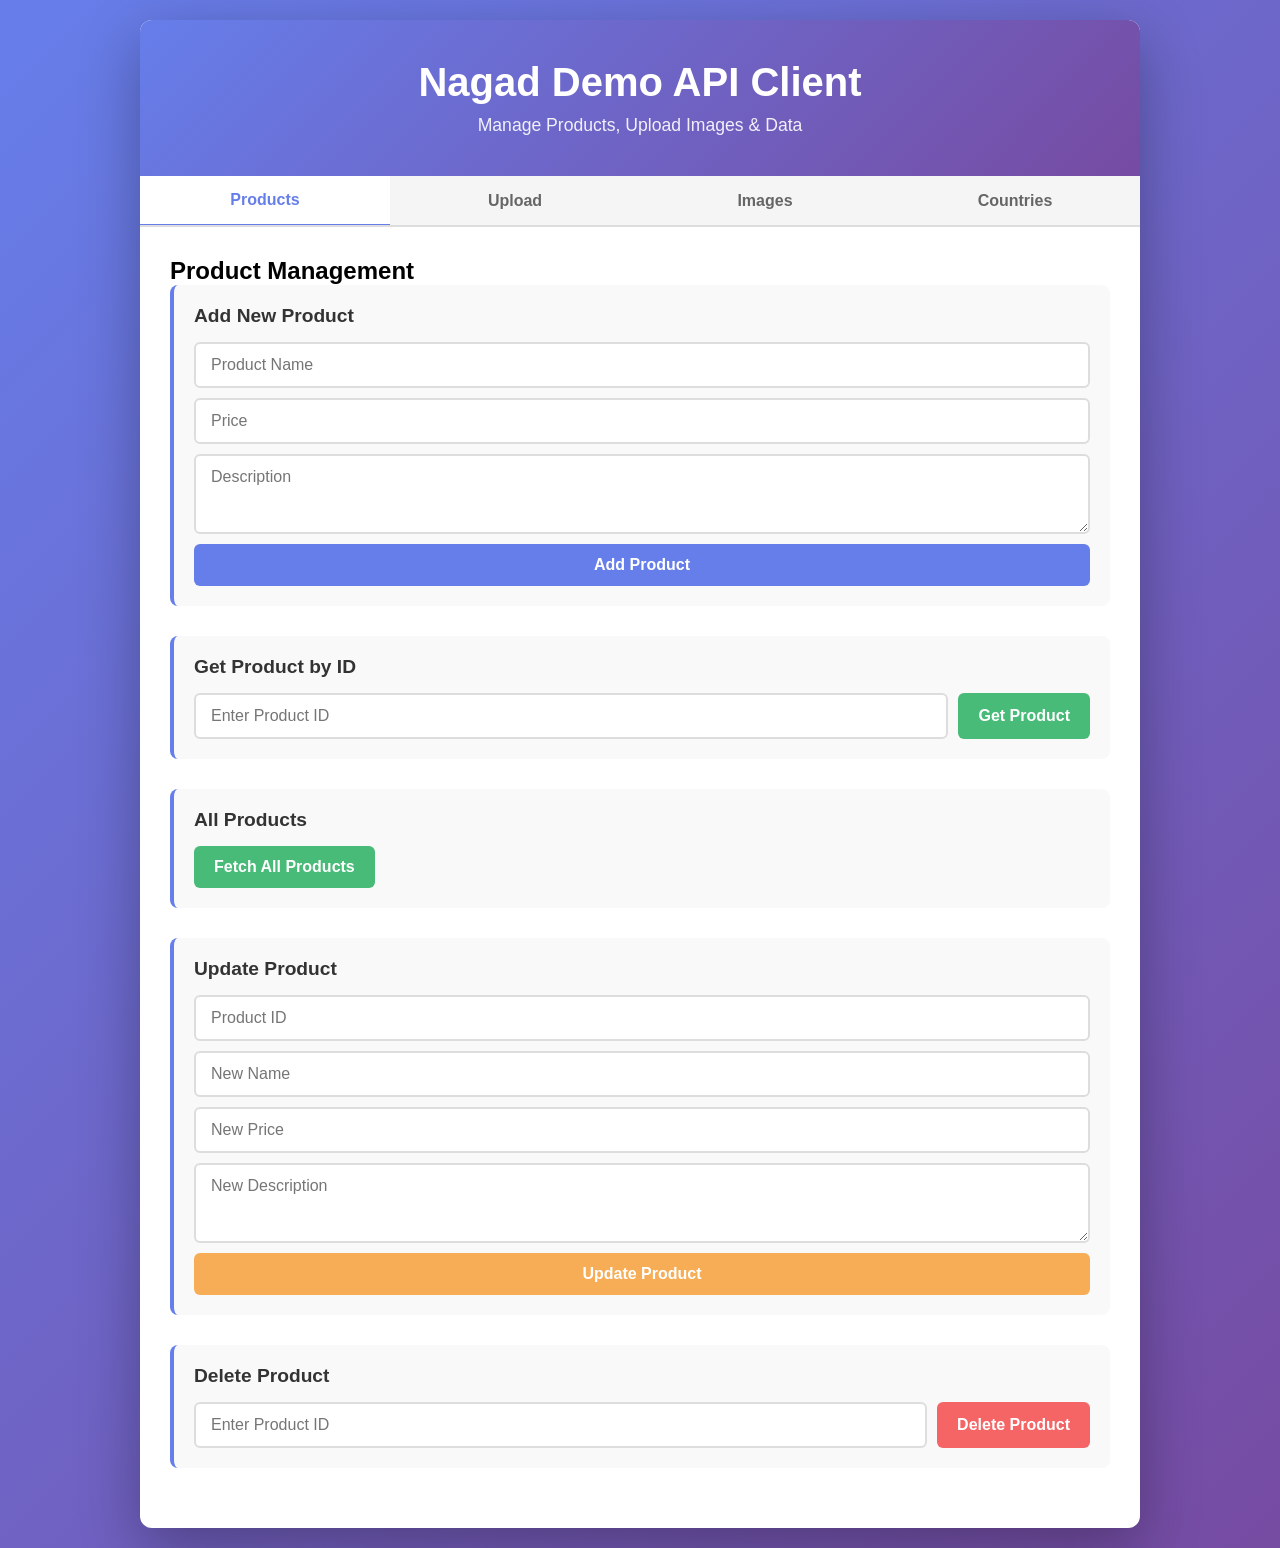
<file: frontend/index.html>
<!DOCTYPE html>
<html lang="en">
<head>
    <meta charset="UTF-8">
    <meta name="viewport" content="width=device-width, initial-scale=1.0">
    <title>Nagad Demo - Frontend</title>
    <link rel="stylesheet" href="styles.css">
</head>
<body>
    <div class="container">
        <header>
            <h1>Nagad Demo API Client</h1>
            <p>Manage Products, Upload Images & Data</p>
        </header>

        <nav class="tabs">
            <button class="tab-btn active" data-tab="products">Products</button>
            <button class="tab-btn" data-tab="upload">Upload</button>
            <button class="tab-btn" data-tab="images">Images</button>
            <button class="tab-btn" data-tab="countries">Countries</button>
        </nav>

        <!-- Products Tab -->
        <section id="products" class="tab-content active">
            <div class="section-container">
                <h2>Product Management</h2>
                
                <div class="form-group">
                    <h3>Add New Product</h3>
                    <form id="addProductForm">
                        <input type="text" id="productName" placeholder="Product Name" required>
                        <input type="number" id="productPrice" placeholder="Price" step="0.01" required>
                        <textarea id="productDescription" placeholder="Description"></textarea>
                        <button type="submit" class="btn btn-primary">Add Product</button>
                    </form>
                    <div id="addProductStatus" class="status"></div>
                </div>

                <div class="form-group">
                    <h3>Get Product by ID</h3>
                    <div class="input-group">
                        <input type="number" id="getProductId" placeholder="Enter Product ID" min="1">
                        <button class="btn btn-secondary" onclick="getProductById()">Get Product</button>
                    </div>
                    <div id="getProductResult" class="result"></div>
                </div>

                <div class="form-group">
                    <h3>All Products</h3>
                    <button class="btn btn-secondary" onclick="getAllProducts()">Fetch All Products</button>
                    <div id="allProductsResult" class="result"></div>
                </div>

                <div class="form-group">
                    <h3>Update Product</h3>
                    <form id="updateProductForm">
                        <input type="number" id="updateProductId" placeholder="Product ID" min="1" required>
                        <input type="text" id="updateProductName" placeholder="New Name" required>
                        <input type="number" id="updateProductPrice" placeholder="New Price" step="0.01" required>
                        <textarea id="updateProductDescription" placeholder="New Description"></textarea>
                        <button type="submit" class="btn btn-warning">Update Product</button>
                    </form>
                    <div id="updateProductStatus" class="status"></div>
                </div>

                <div class="form-group">
                    <h3>Delete Product</h3>
                    <div class="input-group">
                        <input type="number" id="deleteProductId" placeholder="Enter Product ID" min="1">
                        <button class="btn btn-danger" onclick="deleteProduct()">Delete Product</button>
                    </div>
                    <div id="deleteProductStatus" class="status"></div>
                </div>
            </div>
        </section>

        <!-- Upload Tab -->
        <section id="upload" class="tab-content">
            <div class="section-container">
                <h2>Data Upload</h2>
                
                <div class="form-group">
                    <h3>CSV Upload</h3>
                    <p class="info">Expected format: id, name, price, description</p>
                    <input type="file" id="csvFile" accept=".csv" class="file-input">
                    <button class="btn btn-primary" onclick="uploadCSV()">Upload CSV</button>
                    <div id="csvStatus" class="status"></div>
                </div>

                <div class="csv-preview">
                    <h4>CSV Format Example:</h4>
                    <pre>id,name,price,description
1,Apple,5.99,Fresh red apples
2,Banana,2.99,Yellow bananas
3,Orange,3.99,Fresh oranges</pre>
                </div>
            </div>
        </section>

        <!-- Images Tab -->
        <section id="images" class="tab-content">
            <div class="section-container">
                <h2>Image Management</h2>
                
                <div class="form-group">
                    <h3>Upload Image</h3>
                    <input type="file" id="imageFile" accept="image/*" class="file-input">
                    <button class="btn btn-primary" onclick="uploadImage()">Upload Image</button>
                    <div id="uploadImageStatus" class="status"></div>
                </div>

                <div class="form-group">
                    <h3>Get Image</h3>
                    <div class="input-group">
                        <input type="number" id="getImageId" placeholder="Enter Image ID" min="1">
                        <button class="btn btn-secondary" onclick="getImage()">Get Image</button>
                    </div>
                    <div id="getImageResult" class="result"></div>
                </div>
            </div>
        </section>

        <!-- Countries Tab -->
        <section id="countries" class="tab-content">
            <div class="section-container">
                <h2>Country Management</h2>
                
                <div class="form-group">
                    <h3>Add Country</h3>
                    <form id="addCountryForm">
                        <input type="text" id="countryName" placeholder="Country Name" required>
                        <input type="text" id="countryCode" placeholder="Country Code (e.g., US)" maxlength="2" required>
                        <button type="submit" class="btn btn-primary">Add Country</button>
                    </form>
                    <div id="addCountryStatus" class="status"></div>
                </div>
            </div>
        </section>
    </div>

    <script src="script.js"></script>
</body>
</html>
</file>
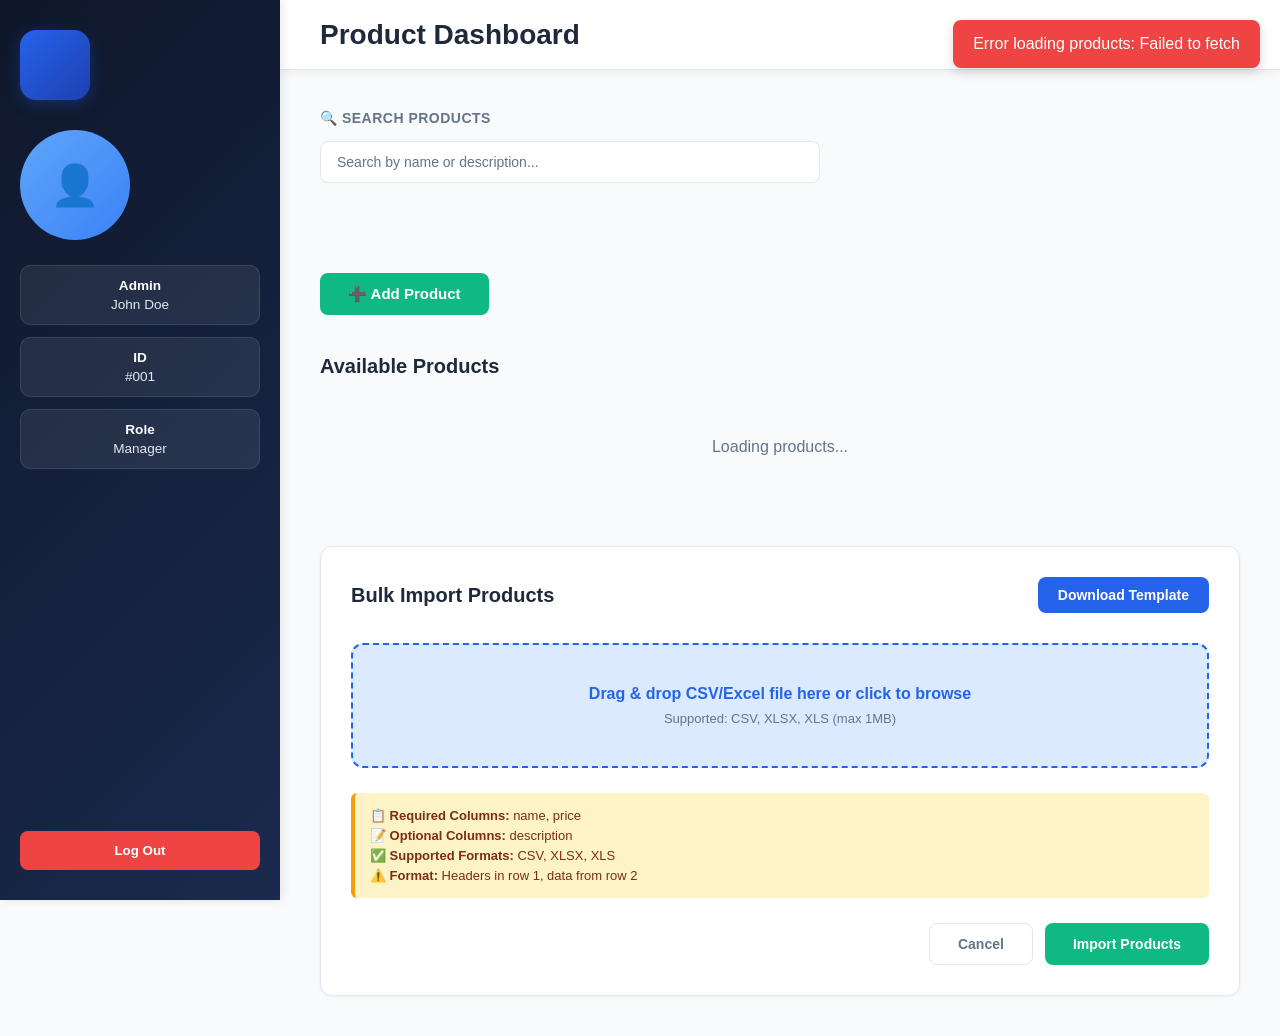
<file: frontend/beta.html>
<!DOCTYPE html>
<html lang="en">
<head>
    <meta charset="UTF-8">
    <meta name="viewport" content="width=device-width, initial-scale=1.0">
    <title>Product Dashboard</title>
    <style>
        /* --- MODERN CSS STYLES --- */
        :root {
            --primary: #2563eb;
            --primary-dark: #1e40af;
            --primary-light: #dbeafe;
            --secondary: #64748b;
            --success: #10b981;
            --danger: #ef4444;
            --warning: #f59e0b;
            --bg-dark: #0f172a;
            --bg-light: #f8fafc;
            --border: #e2e8f0;
            --text-dark: #1e293b;
            --text-light: #64748b;
        }

        * {
            box-sizing: border-box;
            margin: 0;
            padding: 0;
        }

        body {
            font-family: -apple-system, BlinkMacSystemFont, 'Segoe UI', 'Roboto', 'Oxygen', 'Ubuntu', 'Cantarell', sans-serif;
            background-color: var(--bg-light);
            color: var(--text-dark);
            display: flex;
            min-height: 100vh;
        }

        /* Sidebar Styling */
        .sidebar {
            width: 280px;
            background: linear-gradient(135deg, var(--bg-dark) 0%, #1a2a4e 100%);
            display: flex;
            flex-direction: column;
            padding: 30px 20px;
            position: fixed;
            height: 100vh;
            overflow-y: auto;
            z-index: 1000;
            box-shadow: 2px 0 10px rgba(0, 0, 0, 0.1);
        }

        .logo-area {
            width: 70px;
            height: 70px;
            background: linear-gradient(135deg, var(--primary) 0%, var(--primary-dark) 100%);
            border-radius: 16px;
            display: flex;
            align-items: center;
            justify-content: center;
            margin-bottom: 30px;
            font-weight: bold;
            color: white;
            font-size: 24px;
            box-shadow: 0 4px 15px rgba(37, 99, 235, 0.3);
        }

        .profile-img {
            width: 110px;
            height: 110px;
            background: linear-gradient(135deg, #60a5fa 0%, #3b82f6 100%);
            border-radius: 50%;
            margin-bottom: 25px;
            display: flex;
            align-items: center;
            justify-content: center;
            font-size: 40px;
            color: white;
        }

        .user-info {
            width: 100%;
            display: flex;
            flex-direction: column;
            gap: 12px;
            margin-bottom: auto;
        }

        .info-box {
            background-color: rgba(255, 255, 255, 0.08);
            padding: 12px;
            text-align: center;
            border-radius: 10px;
            color: #e2e8f0;
            font-size: 0.85rem;
            border: 1px solid rgba(255, 255, 255, 0.1);
        }

        .info-box strong {
            display: block;
            color: white;
            margin-bottom: 4px;
        }

        .btn-logout {
            width: 100%;
            padding: 12px;
            background-color: var(--danger);
            color: white;
            border: none;
            border-radius: 8px;
            font-weight: 600;
            cursor: pointer;
            transition: all 0.3s ease;
            margin-top: 20px;
        }

        .btn-logout:hover {
            background-color: #dc2626;
            transform: translateY(-2px);
            box-shadow: 0 4px 12px rgba(239, 68, 68, 0.3);
        }

        /* Main Content Styling */
        .main-content {
            flex: 1;
            margin-left: 280px;
            display: flex;
            flex-direction: column;
        }

        header {
            height: 70px;
            background: white;
            display: flex;
            align-items: center;
            padding: 0 40px;
            box-shadow: 0 2px 8px rgba(0, 0, 0, 0.06);
            border-bottom: 1px solid var(--border);
        }

        header h1 {
            font-size: 28px;
            color: var(--text-dark);
            font-weight: 700;
        }

        .dashboard-body {
            padding: 40px;
            overflow-y: auto;
            flex: 1;
        }

        /* Section Styling */
        .section {
            margin-bottom: 50px;
        }

        .section-label {
            font-size: 14px;
            font-weight: 600;
            color: var(--text-light);
            text-transform: uppercase;
            letter-spacing: 0.5px;
            margin-bottom: 15px;
            display: block;
        }

        .section-title {
            font-size: 20px;
            font-weight: 700;
            color: var(--text-dark);
            margin-bottom: 20px;
        }

        /* Search Section */
        .search-input {
            width: 100%;
            max-width: 500px;
            padding: 12px 16px;
            border: 1px solid var(--border);
            border-radius: 8px;
            font-size: 14px;
            background-color: white;
            transition: border-color 0.3s;
            margin-bottom: 40px;
        }

        .search-input:focus {
            outline: none;
            border-color: var(--primary);
            box-shadow: 0 0 0 3px var(--primary-light);
        }

        .search-input::placeholder {
            color: var(--text-light);
        }

        /* Add Product Button */
        .add-product-btn-container {
            margin-bottom: 40px;
        }

        .btn-add-product-main {
            padding: 12px 28px;
            background-color: var(--success);
            color: white;
            border: none;
            border-radius: 8px;
            font-weight: 600;
            font-size: 15px;
            cursor: pointer;
            transition: all 0.3s;
        }

        .btn-add-product-main:hover {
            background-color: #059669;
            transform: translateY(-2px);
            box-shadow: 0 4px 12px rgba(16, 185, 129, 0.3);
        }

        /* Modal Styling */
        .modal {
            display: none;
            position: fixed;
            z-index: 2000;
            left: 0;
            top: 0;
            width: 100%;
            height: 100%;
            background-color: rgba(0, 0, 0, 0.5);
            animation: fadeIn 0.3s ease-out;
        }

        .modal.show {
            display: flex;
            align-items: center;
            justify-content: center;
        }

        .modal-content {
            background-color: white;
            border-radius: 12px;
            padding: 40px;
            box-shadow: 0 10px 40px rgba(0, 0, 0, 0.2);
            max-width: 500px;
            width: 90%;
            animation: slideUp 0.3s ease-out;
        }

        .modal-header {
            display: flex;
            justify-content: space-between;
            align-items: center;
            margin-bottom: 25px;
        }

        .modal-header h2 {
            font-size: 22px;
            font-weight: 700;
            color: var(--text-dark);
            margin: 0;
        }

        .modal-close {
            background: none;
            border: none;
            font-size: 28px;
            color: var(--text-light);
            cursor: pointer;
            transition: color 0.3s;
            padding: 0;
            width: 32px;
            height: 32px;
            display: flex;
            align-items: center;
            justify-content: center;
        }

        .modal-close:hover {
            color: var(--text-dark);
        }

        .form-group {
            display: flex;
            flex-direction: column;
            margin-bottom: 20px;
        }

        .form-group:last-child {
            margin-bottom: 0;
        }

        .form-group label {
            font-size: 13px;
            font-weight: 600;
            color: var(--text-light);
            margin-bottom: 8px;
            text-transform: uppercase;
            letter-spacing: 0.3px;
        }

        .form-group input {
            padding: 12px 14px;
            border: 1px solid var(--border);
            border-radius: 8px;
            font-size: 14px;
            background-color: white;
            transition: border-color 0.3s;
            font-family: inherit;
        }

        .form-group input:focus {
            outline: none;
            border-color: var(--primary);
            box-shadow: 0 0 0 3px var(--primary-light);
        }

        .form-group input::placeholder {
            color: var(--text-light);
        }

        .modal-buttons {
            display: flex;
            gap: 12px;
            margin-top: 30px;
        }

        .btn-modal-cancel {
            flex: 1;
            padding: 12px;
            background-color: white;
            color: var(--secondary);
            border: 1px solid var(--border);
            border-radius: 8px;
            font-weight: 600;
            cursor: pointer;
            transition: all 0.3s;
        }

        .btn-modal-cancel:hover {
            background-color: var(--bg-light);
        }

        .btn-modal-submit {
            flex: 1;
            padding: 12px;
            background-color: var(--success);
            color: white;
            border: none;
            border-radius: 8px;
            font-weight: 600;
            cursor: pointer;
            transition: all 0.3s;
        }

        .btn-modal-submit:hover {
            background-color: #059669;
            transform: translateY(-2px);
            box-shadow: 0 4px 12px rgba(16, 185, 129, 0.3);
        }

        @keyframes fadeIn {
            from {
                opacity: 0;
            }
            to {
                opacity: 1;
            }
        }

        @keyframes slideUp {
            from {
                transform: translateY(30px);
                opacity: 0;
            }
            to {
                transform: translateY(0);
                opacity: 1;
            }
        }

        @media (max-width: 768px) {
            .modal-content {
                padding: 30px 20px;
                max-width: 95%;
            }

            .modal-header h2 {
                font-size: 20px;
            }
        }

        /* Product Grid */
        .product-grid {
            display: grid;
            grid-template-columns: repeat(auto-fill, minmax(200px, 1fr));
            gap: 20px;
            margin-bottom: 40px;
        }

        .product-card {
            background: white;
            border: 1px solid var(--border);
            border-radius: 12px;
            padding: 20px;
            display: flex;
            flex-direction: column;
            cursor: pointer;
            transition: all 0.3s ease;
            position: relative;
            overflow: hidden;
        }

        .product-card:hover {
            box-shadow: 0 8px 24px rgba(0, 0, 0, 0.1);
            border-color: var(--primary);
            transform: translateY(-4px);
        }

        .product-card h3 {
            font-size: 15px;
            font-weight: 600;
            color: var(--text-dark);
            margin-bottom: 8px;
            line-height: 1.3;
        }

        .product-price {
            font-size: 16px;
            font-weight: 700;
            color: var(--success);
            margin-bottom: 15px;
        }

        .card-actions {
            display: flex;
            gap: 8px;
            margin-top: auto;
        }

        .btn-sm {
            flex: 1;
            padding: 8px 12px;
            font-size: 12px;
            border: none;
            border-radius: 6px;
            cursor: pointer;
            font-weight: 600;
            transition: all 0.2s;
            text-align: center;
        }

        .btn-edit {
            background-color: var(--primary-light);
            color: var(--primary);
        }

        .btn-edit:hover {
            background-color: var(--primary);
            color: white;
        }

        .btn-delete {
            background-color: #fee2e2;
            color: var(--danger);
        }

        .btn-delete:hover {
            background-color: var(--danger);
            color: white;
        }

        /* Batch Update Section */
        .batch-update-section {
            background: white;
            border: 1px solid var(--border);
            border-radius: 12px;
            padding: 30px;
            box-shadow: 0 1px 3px rgba(0, 0, 0, 0.05);
        }

        .batch-header {
            display: flex;
            justify-content: space-between;
            align-items: center;
            margin-bottom: 30px;
            flex-wrap: wrap;
            gap: 15px;
        }

        .btn-download {
            padding: 10px 20px;
            border: none;
            background-color: var(--primary);
            color: white;
            border-radius: 8px;
            cursor: pointer;
            font-weight: 600;
            font-size: 14px;
            transition: all 0.3s;
        }

        .btn-download:hover {
            background-color: var(--primary-dark);
            transform: translateY(-2px);
            box-shadow: 0 4px 12px rgba(37, 99, 235, 0.3);
        }

        .btn-download[style*="color: #888"] {
            background-color: #f3f4f6;
            color: var(--secondary);
        }

        .btn-download[style*="color: #888"]:hover {
            background-color: #e5e7eb;
        }

        .upload-area {
            border: 2px dashed var(--primary);
            border-radius: 12px;
            padding: 40px;
            text-align: center;
            background-color: var(--primary-light);
            cursor: pointer;
            margin-bottom: 25px;
            transition: all 0.3s;
        }

        .upload-area:hover {
            border-color: var(--primary-dark);
            background-color: rgba(37, 99, 235, 0.08);
        }

        .upload-area p {
            font-size: 16px;
            font-weight: 600;
            color: var(--primary);
            margin: 0;
        }

        .upload-area small {
            display: block;
            font-size: 13px;
            color: var(--text-light);
            margin-top: 8px;
        }

        .instructions {
            background-color: #fef3c7;
            border-left: 4px solid var(--warning);
            padding: 15px;
            border-radius: 6px;
            margin-bottom: 25px;
        }

        .instructions p {
            font-size: 13px;
            color: #7c2d12;
            margin: 5px 0;
        }

        .instructions p:first-child {
            margin-top: 0;
        }

        .instructions p:last-child {
            margin-bottom: 0;
        }

        .action-buttons {
            display: flex;
            justify-content: flex-end;
            gap: 12px;
        }

        .btn-lg {
            padding: 12px 28px;
            font-size: 14px;
            border: none;
            border-radius: 8px;
            cursor: pointer;
            font-weight: 600;
            transition: all 0.3s;
        }

        .btn-cancel {
            background-color: white;
            color: var(--secondary);
            border: 1px solid var(--border);
        }

        .btn-cancel:hover {
            background-color: var(--bg-light);
        }

        .btn-update {
            background-color: var(--success);
            color: white;
        }

        .btn-update:hover {
            background-color: #059669;
            transform: translateY(-2px);
            box-shadow: 0 4px 12px rgba(16, 185, 129, 0.3);
        }

        /* Responsive Design */
        @media (max-width: 1024px) {
            .sidebar {
                width: 240px;
            }

            .main-content {
                margin-left: 240px;
            }

            .product-grid {
                grid-template-columns: repeat(auto-fill, minmax(170px, 1fr));
                gap: 15px;
            }

            .dashboard-body {
                padding: 30px;
            }
        }

        @media (max-width: 768px) {
            body {
                flex-direction: column;
            }

            .sidebar {
                width: 100%;
                max-width: 100%;
                height: auto;
                position: relative;
                padding: 20px;
                flex-direction: row;
                align-items: center;
                border-bottom: 1px solid var(--border);
            }

            .logo-area {
                margin-bottom: 0;
                margin-right: 20px;
            }

            .profile-img {
                display: none;
            }

            .user-info {
                display: none;
            }

            .btn-logout {
                width: auto;
                margin-top: 0;
                margin-left: auto;
                padding: 10px 20px;
            }

            .main-content {
                margin-left: 0;
            }

            header {
                padding: 0 20px;
            }

            .dashboard-body {
                padding: 20px;
            }

            .product-grid {
                grid-template-columns: repeat(auto-fill, minmax(150px, 1fr));
                gap: 12px;
            }

            .batch-update-section {
                padding: 20px;
            }

            .action-buttons {
                flex-direction: column;
            }

            .btn-lg {
                width: 100%;
            }

            .batch-header {
                flex-direction: column;
                align-items: stretch;
            }

            .btn-download {
                width: 100%;
            }
        }

        @media (max-width: 480px) {
            .sidebar {
                padding: 15px;
            }

            .logo-area {
                width: 50px;
                height: 50px;
                font-size: 18px;
                margin-right: 15px;
            }

            header h1 {
                font-size: 20px;
            }

            .dashboard-body {
                padding: 15px;
            }

            .product-grid {
                grid-template-columns: repeat(auto-fill, minmax(120px, 1fr));
                gap: 10px;
            }

            .product-card {
                padding: 15px;
            }

            .upload-area {
                padding: 30px 20px;
            }

            .section-title {
                font-size: 18px;
            }

            .search-input {
                margin-bottom: 25px;
            }
        }



        /* Responsive Design */
        @media (max-width: 1024px) {
            body {
                flex-direction: row;
            }

            .sidebar {
                width: 200px;
                max-width: 200px;
            }

            .main-content {
                margin-left: 200px;
                width: calc(100% - 200px);
            }

            .product-card {
                width: 130px;
                height: 130px;
            }

            .dashboard-body {
                padding: 20px;
            }
        }

        @media (max-width: 768px) {
            body {
                flex-direction: column;
            }

            .sidebar {
                width: 100%;
                max-width: 100%;
                height: auto;
                position: relative;
                border-right: none;
                border-bottom: 2px solid #000;
                flex-direction: row;
                justify-content: space-between;
                padding: 15px;
                align-items: center;
                flex-wrap: wrap;
            }

            .logo-area {
                order: 1;
                margin-bottom: 0;
                margin-right: 20px;
            }

            .profile-img {
                display: none;
            }

            .user-info {
                order: 2;
                display: none;
                flex-direction: row;
                gap: 10px;
                margin-bottom: 0;
                width: auto;
            }

            .info-box {
                padding: 5px 10px;
                font-size: 0.85rem;
            }

            .btn-logout {
                order: 3;
                width: auto;
                padding: 10px 20px;
                margin-left: auto;
            }

            .main-content {
                margin-left: 0;
                width: 100%;
            }

            header {
                font-size: 1.2rem;
            }

            .dashboard-body {
                padding: 15px;
            }

            .product-grid {
                gap: 15px;
            }

            .product-card {
                width: 120px;
                height: 120px;
                font-size: 0.9rem;
            }

            .card-actions {
                bottom: -12px;
            }

            .btn-sm {
                padding: 2px 6px;
                font-size: 0.7rem;
            }

            .search-input {
                padding: 10px;
                font-size: 0.95rem;
            }

            .action-buttons {
                flex-direction: column;
                gap: 10px;
            }

            .btn-lg {
                width: 100%;
            }
        }

        @media (max-width: 480px) {
            .sidebar {
                flex-direction: column;
                align-items: center;
            }

            .logo-area {
                margin-right: 0;
                margin-bottom: 15px;
            }

            .btn-logout {
                width: 100%;
                margin-left: 0;
                margin-top: 15px;
                order: 4;
            }

            header {
                font-size: 1rem;
                height: 50px;
            }

            .dashboard-body {
                padding: 10px;
            }

            .product-grid {
                gap: 12px;
                justify-content: center;
            }

            .product-card {
                width: 100px;
                height: 100px;
                font-size: 0.8rem;
            }

            .batch-header {
                flex-direction: column;
                align-items: flex-start;
            }

            .btn-download {
                width: 100%;
                margin-top: 10px;
            }

            .upload-area {
                height: 120px;
                font-size: 1rem;
            }

            .section-label {
                font-size: 1rem;
            }

            .search-input {
                padding: 8px;
                font-size: 0.9rem;
            }
        }

</style>
</head>
<body>

    <aside class="sidebar">
        <div class="logo-area"></div>
        <div class="profile-img">👤</div>
        <div class="user-info">
            <div class="info-box">
                <strong>Admin</strong>
                John Doe
            </div>
            <div class="info-box">
                <strong>ID</strong>
                #001
            </div>
            <div class="info-box">
                <strong>Role</strong>
                Manager
            </div>
        </div>

        <button class="btn-logout" onclick="if(confirm('Log out?')) window.location.href='/'">Log Out</button>
    </aside>

    <main class="main-content">
        <header>
            <h1>Product Dashboard</h1>
        </header>

        <div class="dashboard-body">
            
            <div class="section">
                <label class="section-label">🔍 Search Products</label>
                <input type="text" class="search-input" id="searchInput" placeholder="Search by name or description..." onkeyup="filterProducts()">
            </div>

            <div class="add-product-btn-container">
                <button class="btn-add-product-main" onclick="openAddProductModal()">➕ Add Product</button>
            </div>

            <div class="section">
                <h2 class="section-title">Available Products</h2>
                <div class="product-grid" id="productGrid">
                    <p style="grid-column: 1/-1; text-align: center; padding: 40px 20px; color: var(--text-light);">Loading products...</p>
                </div>
            </div>

            <div class="batch-update-section">
                <div class="batch-header">
                    <div>
                        <h2 class="section-title" style="margin-bottom: 0;">Bulk Import Products</h2>
                    </div>
                    <div style="display: flex; gap: 12px; flex-wrap: wrap;">
                        <button class="btn-download" onclick="downloadDemo()">Download Template</button>
                    </div>
                </div>

                <div class="upload-area" id="dropZone">
                    <p>Drag & drop CSV/Excel file here or click to browse</p>
                    <small>Supported: CSV, XLSX, XLS (max 1MB)</small>
                </div>

                <div class="instructions">
                    <p><strong>📋 Required Columns:</strong> name, price</p>
                    <p><strong>📝 Optional Columns:</strong> description</p>
                    <p><strong>✅ Supported Formats:</strong> CSV, XLSX, XLS</p>
                    <p><strong>⚠️ Format:</strong> Headers in row 1, data from row 2</p>
                </div>

                <div class="action-buttons">
                    <button class="btn-lg btn-cancel" onclick="clearForm()">Cancel</button>
                    <button class="btn-lg btn-update" onclick="submitUpdate()"> Import Products</button>
                </div>
            </div>

        </div>
    </main>

    <!-- Add Product Modal -->
    <div id="addProductModal" class="modal">
        <div class="modal-content">
            <div class="modal-header">
                <h2>➕ Add Product</h2>
                <button class="modal-close" onclick="closeAddProductModal()">✕</button>
            </div>
            <form onsubmit="submitAddProduct(event)">
                <div class="form-group">
                    <label for="modalProductName">Product Name *</label>
                    <input type="text" id="modalProductName" placeholder="Enter product name" required>
                </div>
                <div class="form-group">
                    <label for="modalProductPrice">Price *</label>
                    <input type="number" id="modalProductPrice" placeholder="0.00" step="0.01" min="0" required>
                </div>
                <div class="form-group">
                    <label for="modalProductDescription">Description</label>
                    <input type="text" id="modalProductDescription" placeholder="Product description (optional)">
                </div>
                <div class="modal-buttons">
                    <button type="button" class="btn-modal-cancel" onclick="closeAddProductModal()">Cancel</button>
                    <button type="submit" class="btn-modal-submit">➕ Add Product</button>
                </div>
            </form>
        </div>
    </div>

    <!-- Edit Product Modal -->
    <div id="editProductModal" class="modal">
        <div class="modal-content">
            <div class="modal-header">
                <h2>✏️ Edit Product</h2>
                <button class="modal-close" onclick="closeEditProductModal()">✕</button>
            </div>
            <form onsubmit="submitEditProduct(event)">
                <div class="form-group">
                    <label for="modalEditProductName">Product Name *</label>
                    <input type="text" id="modalEditProductName" placeholder="Enter product name" required>
                </div>
                <div class="form-group">
                    <label for="modalEditProductPrice">Price *</label>
                    <input type="number" id="modalEditProductPrice" placeholder="0.00" step="0.01" min="0" required>
                </div>
                <div class="form-group">
                    <label for="modalEditProductDescription">Description</label>
                    <input type="text" id="modalEditProductDescription" placeholder="Product description (optional)">
                </div>
                <div class="modal-buttons">
                    <button type="button" class="btn-modal-cancel" onclick="closeEditProductModal()">Cancel</button>
                    <button type="submit" class="btn-modal-submit">✓ Update Product</button>
                </div>
            </form>
        </div>
    </div>

    <script>
        // --- JAVASCRIPT LOGIC ---
        const API_BASE_URL = 'http://localhost:8000';

        // 1. Load Products from Backend
        let products = [];

        async function loadProducts() {
            try {
                const response = await fetch(`${API_BASE_URL}/product`);
                if (!response.ok) throw new Error('Failed to fetch products');
                
                products = await response.json();
                renderProducts(products);
                console.log('Products loaded:', products);
            } catch (error) {
                console.error('Error loading products:', error);
                showNotification('Error loading products: ' + error.message, 'error');
            }
        }

        // 2. Render Products
        const productGrid = document.getElementById('productGrid');

        function renderProducts(data) {
            productGrid.innerHTML = ''; // Clear existing
            
            if (data.length === 0) {
                productGrid.innerHTML = '<p style="grid-column: 1/-1; text-align: center; padding: 20px;">No products found</p>';
                return;
            }

            data.forEach(product => {
                const card = document.createElement('div');
                card.className = 'product-card';
                card.innerHTML = `
                    <h3 style="font-size: 0.9rem; margin-bottom: 5px;">${escapeHtml(product.name)}</h3>
                    <p style="font-size: 0.8rem; color: #666;">$${product.price.toFixed(2)}</p>
                    <div class="card-actions">
                        <button class="btn-sm btn-edit" onclick="editProduct(${product.id})">Edit</button>
                        <button class="btn-sm btn-delete" onclick="deleteProduct(${product.id})">Delete</button>
                    </div>
                `;
                productGrid.appendChild(card);
            });
        }

        // Escape HTML to prevent XSS
        function escapeHtml(text) {
            const div = document.createElement('div');
            div.textContent = text;
            return div.innerHTML;
        }

        // Initial Load
        document.addEventListener('DOMContentLoaded', loadProducts);

        // 3. Search Functionality
        function filterProducts() {
            const query = document.getElementById('searchInput').value.toLowerCase();
            const filtered = products.filter(p => 
                p.name.toLowerCase().includes(query) ||
                (p.description && p.description.toLowerCase().includes(query))
            );
            renderProducts(filtered);
        }

        // 3A. Modal Functions
        function openAddProductModal() {
            document.getElementById('addProductModal').classList.add('show');
            document.getElementById('modalProductName').focus();
        }

        function closeAddProductModal() {
            document.getElementById('addProductModal').classList.remove('show');
            // Clear form fields
            document.getElementById('modalProductName').value = '';
            document.getElementById('modalProductPrice').value = '';
            document.getElementById('modalProductDescription').value = '';
        }

        // Close modals when clicking outside
        document.addEventListener('DOMContentLoaded', () => {
            const addModal = document.getElementById('addProductModal');
            addModal.addEventListener('click', (e) => {
                if (e.target === addModal) {
                    closeAddProductModal();
                }
            });

            const editModal = document.getElementById('editProductModal');
            editModal.addEventListener('click', (e) => {
                if (e.target === editModal) {
                    closeEditProductModal();
                }
            });
        });

        // Submit Add Product Form
        async function submitAddProduct(event) {
            event.preventDefault();
            
            const name = document.getElementById('modalProductName').value.trim();
            const price = document.getElementById('modalProductPrice').value.trim();
            const description = document.getElementById('modalProductDescription').value.trim();

            // Validation
            if (!name) {
                showNotification('Please enter a product name', 'error');
                return;
            }

            if (!price || isNaN(price) || parseFloat(price) < 0) {
                showNotification('Please enter a valid price', 'error');
                return;
            }

            try {
                const response = await fetch(`${API_BASE_URL}/product`, {
                    method: 'POST',
                    headers: {
                        'Content-Type': 'application/json'
                    },
                    body: JSON.stringify({
                        name: name,
                        price: parseFloat(price),
                        description: description || ''
                    })
                });

                if (!response.ok) {
                    const error = await response.json();
                    throw new Error(error.detail || 'Failed to add product');
                }

                const newProduct = await response.json();
                console.log('Product added:', newProduct);
                
                closeAddProductModal();
                await loadProducts();
                showNotification(`✓ Product "${name}" added successfully!`, 'success');
            } catch (error) {
                console.error('Error adding product:', error);
                showNotification('Error: ' + error.message, 'error');
            }
        }

        // 4. Edit / Delete Handlers
        async function deleteProduct(id) {
            if(!confirm('Are you sure you want to delete this product?')) return;
            
            try {
                const response = await fetch(`${API_BASE_URL}/product/${id}`, {
                    method: 'DELETE'
                });
                
                if (!response.ok) throw new Error('Failed to delete product');
                
                products = products.filter(p => p.id !== id);
                renderProducts(products);
                showNotification('Product deleted successfully', 'success');
            } catch (error) {
                console.error('Error deleting product:', error);
                showNotification('Error deleting product: ' + error.message, 'error');
            }
        }

        function editProduct(id) {
            const product = products.find(p => p.id === id);
            if (!product) return;
            
            // Store the product ID for submission
            document.getElementById('editProductModal').dataset.productId = id;
            
            // Populate form with current values
            document.getElementById('modalEditProductName').value = product.name;
            document.getElementById('modalEditProductPrice').value = product.price;
            document.getElementById('modalEditProductDescription').value = product.description || '';
            
            // Open modal
            document.getElementById('editProductModal').classList.add('show');
            document.getElementById('modalEditProductName').focus();
        }

        function closeEditProductModal() {
            document.getElementById('editProductModal').classList.remove('show');
            // Clear form fields
            document.getElementById('modalEditProductName').value = '';
            document.getElementById('modalEditProductPrice').value = '';
            document.getElementById('modalEditProductDescription').value = '';
            document.getElementById('editProductModal').dataset.productId = '';
        }

        async function submitEditProduct(event) {
            event.preventDefault();
            
            const productId = document.getElementById('editProductModal').dataset.productId;
            const name = document.getElementById('modalEditProductName').value.trim();
            const price = document.getElementById('modalEditProductPrice').value.trim();
            const description = document.getElementById('modalEditProductDescription').value.trim();

            // Validation
            if (!name) {
                showNotification('Please enter a product name', 'error');
                return;
            }

            if (!price || isNaN(price) || parseFloat(price) < 0) {
                showNotification('Please enter a valid price', 'error');
                return;
            }

            try {
                const response = await fetch(`${API_BASE_URL}/product/${productId}`, {
                    method: 'PUT',
                    headers: {
                        'Content-Type': 'application/json'
                    },
                    body: JSON.stringify({
                        name: name,
                        price: parseFloat(price),
                        description: description || ''
                    })
                });
                
                if (!response.ok) throw new Error('Failed to update product');
                
                closeEditProductModal();
                await loadProducts();
                showNotification(`✓ Product "${name}" updated successfully!`, 'success');
            } catch (error) {
                console.error('Error updating product:', error);
                showNotification('Error: ' + error.message, 'error');
            }
        }

        // 5. Batch Update Handlers
        function downloadDemo() {
            const csvContent = "name,price,description\nSample Product,99.99,Sample product description\nAnother Product,49.99,Another product description\n";
            const blob = new Blob([csvContent], { type: 'text/csv' });
            const url = window.URL.createObjectURL(blob);
            const a = document.createElement('a');
            a.href = url;
            a.download = 'demo_products.csv';
            document.body.appendChild(a);
            a.click();
            window.URL.revokeObjectURL(url);
            document.body.removeChild(a);
            showNotification('Demo file downloaded', 'success');
        }

        function clearForm() {
            document.getElementById('dropZone').innerText = "Upload csv or excel";
            document.getElementById('dropZone').style.backgroundColor = "#fff";
            dropZone.fileInput = null;
        }

        async function submitUpdate() {
            if (!dropZone.fileInput) {
                showNotification('Please select a file first', 'error');
                return;
            }

            // Show loading state
            const originalText = dropZone.innerText;
            dropZone.innerText = 'Uploading...';
            dropZone.style.opacity = '0.6';
            dropZone.style.pointerEvents = 'none';

            const formData = new FormData();
            formData.append('file', dropZone.fileInput);

            try {
                console.log('Uploading file:', dropZone.fileInput.name);
                console.log('API URL:', `${API_BASE_URL}/csv-upload`);
                
                const response = await fetch(`${API_BASE_URL}/csv-upload`, {
                    method: 'POST',
                    body: formData
                });

                console.log('Response status:', response.status);
                console.log('Response ok:', response.ok);

                let result;
                try {
                    result = await response.json();
                    console.log('Response JSON:', result);
                } catch (e) {
                    console.error('Failed to parse JSON response:', e);
                    const text = await response.text();
                    console.error('Response text:', text);
                    throw new Error(`Server response parsing error: ${text}`);
                }

                if (!response.ok) {
                    const errorMsg = result.detail || result.message || 'Failed to upload file';
                    console.error('Upload error:', errorMsg);
                    throw new Error(errorMsg);
                }

                // Show success message with details
                let message = result.message || 'Products uploaded successfully!';
                if (result.success_count) {
                    message = `✓ Successfully imported ${result.success_count} products`;
                }
                if (result.error_count > 0) {
                    message += ` (${result.error_count} errors)`;
                }
                console.log('Success message:', message);
                showNotification(message, 'success');
                
                // Show errors if any
                if (result.errors && result.errors.length > 0) {
                    console.error('Upload errors:', result.errors);
                    result.errors.forEach(err => console.warn('  - ' + err));
                }

                clearForm();
                await loadProducts(); // Reload products
            } catch (error) {
                console.error('Upload error caught:', error);
                console.error('Error message:', error.message);
                console.error('Error stack:', error.stack);
                showNotification('Error: ' + error.message, 'error');
            } finally {
                // Restore UI state
                dropZone.innerText = originalText;
                dropZone.style.opacity = '1';
                dropZone.style.pointerEvents = 'auto';
            }
        }

        // 6. Drag & Drop File Upload
        const dropZone = document.getElementById('dropZone');
        dropZone.fileInput = null;

        dropZone.addEventListener('click', () => {
            const input = document.createElement('input');
            input.type = 'file';
            input.accept = '.csv,.xlsx,.xls';
            input.onchange = (e) => {
                const file = e.target.files[0];
                if (file) {
                    dropZone.fileInput = file;
                    dropZone.innerText = `✓ ${file.name} selected`;
                    dropZone.style.backgroundColor = "#e0f2fe";
                }
            };
            input.click();
        });

        // Drag and drop events
        ['dragenter', 'dragover', 'dragleave', 'drop'].forEach(eventName => {
            dropZone.addEventListener(eventName, preventDefaults, false);
        });

        function preventDefaults(e) {
            e.preventDefault();
            e.stopPropagation();
        }

        ['dragenter', 'dragover'].forEach(eventName => {
            dropZone.addEventListener(eventName, () => {
                dropZone.style.backgroundColor = '#f0f0f0';
            });
        });

        ['dragleave', 'drop'].forEach(eventName => {
            dropZone.addEventListener(eventName, () => {
                dropZone.style.backgroundColor = '#fff';
            });
        });

        dropZone.addEventListener('drop', (e) => {
            const files = e.dataTransfer.files;
            if (files.length > 0) {
                const file = files[0];
                if (file.name.endsWith('.csv') || file.name.endsWith('.xlsx') || file.name.endsWith('.xls')) {
                    dropZone.fileInput = file;
                    dropZone.innerText = `✓ ${file.name} selected`;
                    dropZone.style.backgroundColor = "#e0f2fe";
                } else {
                    showNotification('Please upload a CSV or Excel file', 'error');
                }
            }
        });

        // Toast Notification
        function showNotification(message, type = 'info') {
            const notification = document.createElement('div');
            notification.style.cssText = `
                position: fixed;
                top: 20px;
                right: 20px;
                padding: 15px 20px;
                background-color: ${type === 'error' ? '#ef4444' : type === 'success' ? '#22c55e' : '#3b82f6'};
                color: white;
                border-radius: 8px;
                z-index: 10000;
                box-shadow: 0 4px 12px rgba(0,0,0,0.15);
                font-weight: 500;
                animation: slideIn 0.3s ease-out;
            `;
            notification.textContent = message;
            document.body.appendChild(notification);

            setTimeout(() => {
                notification.style.animation = 'slideOut 0.3s ease-out';
                setTimeout(() => document.body.removeChild(notification), 300);
            }, 3000);
        }

        // Add CSS animations
        const style = document.createElement('style');
        style.textContent = `
            @keyframes slideIn {
                from {
                    transform: translateX(400px);
                    opacity: 0;
                }
                to {
                    transform: translateX(0);
                    opacity: 1;
                }
            }
            @keyframes slideOut {
                from {
                    transform: translateX(0);
                    opacity: 1;
                }
                to {
                    transform: translateX(400px);
                    opacity: 0;
                }
            }
        `;
        document.head.appendChild(style);

        // Logout Handler
        document.addEventListener('DOMContentLoaded', () => {
            const logoutBtn = document.querySelector('.btn-logout');
            if (logoutBtn) {
                logoutBtn.addEventListener('click', () => {
                    if (confirm('Are you sure you want to log out?')) {
                        showNotification('Logging out...', 'info');
                        // Add logout logic here
                    }
                });
            }
        });
    </script>
</body>
</html>
</file>
<file: frontend/styles.css>
* {
    margin: 0;
    padding: 0;
    box-sizing: border-box;
}

body {
    font-family: 'Segoe UI', Tahoma, Geneva, Verdana, sans-serif;
    background: linear-gradient(135deg, #667eea 0%, #764ba2 100%);
    min-height: 100vh;
    padding: 20px;
}

.container {
    max-width: 1000px;
    margin: 0 auto;
    background: white;
    border-radius: 12px;
    box-shadow: 0 20px 60px rgba(0, 0, 0, 0.3);
    overflow: hidden;
}

header {
    background: linear-gradient(135deg, #667eea 0%, #764ba2 100%);
    color: white;
    padding: 40px 20px;
    text-align: center;
}

header h1 {
    font-size: 2.5em;
    margin-bottom: 10px;
}

header p {
    font-size: 1.1em;
    opacity: 0.9;
}

.tabs {
    display: flex;
    background: #f5f5f5;
    border-bottom: 2px solid #ddd;
    overflow-x: auto;
}

.tab-btn {
    flex: 1;
    padding: 15px 20px;
    background: transparent;
    border: none;
    cursor: pointer;
    font-size: 1em;
    font-weight: 600;
    color: #666;
    transition: all 0.3s ease;
    white-space: nowrap;
}

.tab-btn:hover {
    background: #e8e8e8;
    color: #333;
}

.tab-btn.active {
    background: white;
    color: #667eea;
    border-bottom: 3px solid #667eea;
    margin-bottom: -2px;
}

.tab-content {
    display: none;
    animation: fadeIn 0.3s ease;
}

.tab-content.active {
    display: block;
}

@keyframes fadeIn {
    from {
        opacity: 0;
        transform: translateY(10px);
    }
    to {
        opacity: 1;
        transform: translateY(0);
    }
}

.section-container {
    padding: 30px;
}

.form-group {
    margin-bottom: 30px;
    padding: 20px;
    background: #f9f9f9;
    border-radius: 8px;
    border-left: 4px solid #667eea;
}

.form-group h3 {
    color: #333;
    margin-bottom: 15px;
    font-size: 1.2em;
}

.form-group p {
    color: #666;
    font-size: 0.9em;
    margin-bottom: 10px;
}

form {
    display: flex;
    flex-direction: column;
    gap: 10px;
}

input[type="text"],
input[type="number"],
input[type="file"],
textarea {
    padding: 12px 15px;
    border: 2px solid #ddd;
    border-radius: 6px;
    font-size: 1em;
    font-family: inherit;
    transition: border-color 0.3s ease;
}

input[type="text"]:focus,
input[type="number"]:focus,
input[type="file"]:focus,
textarea:focus {
    outline: none;
    border-color: #667eea;
    box-shadow: 0 0 0 3px rgba(102, 126, 234, 0.1);
}

textarea {
    resize: vertical;
    min-height: 80px;
}

.input-group {
    display: flex;
    gap: 10px;
}

.input-group input {
    flex: 1;
}

.btn {
    padding: 12px 20px;
    border: none;
    border-radius: 6px;
    font-size: 1em;
    font-weight: 600;
    cursor: pointer;
    transition: all 0.3s ease;
    text-align: center;
}

.btn-primary {
    background: #667eea;
    color: white;
}

.btn-primary:hover {
    background: #5568d3;
    transform: translateY(-2px);
    box-shadow: 0 5px 15px rgba(102, 126, 234, 0.4);
}

.btn-secondary {
    background: #48bb78;
    color: white;
}

.btn-secondary:hover {
    background: #38a169;
    transform: translateY(-2px);
    box-shadow: 0 5px 15px rgba(72, 187, 120, 0.4);
}

.btn-warning {
    background: #f6ad55;
    color: white;
}

.btn-warning:hover {
    background: #ed8936;
    transform: translateY(-2px);
    box-shadow: 0 5px 15px rgba(246, 173, 85, 0.4);
}

.btn-danger {
    background: #f56565;
    color: white;
}

.btn-danger:hover {
    background: #e53e3e;
    transform: translateY(-2px);
    box-shadow: 0 5px 15px rgba(245, 101, 101, 0.4);
}

.status {
    margin-top: 10px;
    padding: 10px 15px;
    border-radius: 6px;
    display: none;
}

.status.success {
    display: block;
    background: #c6f6d5;
    color: #22543d;
    border: 1px solid #9ae6b4;
}

.status.error {
    display: block;
    background: #fed7d7;
    color: #742a2a;
    border: 1px solid #fc8181;
}

.status.info {
    display: block;
    background: #bee3f8;
    color: #2c5282;
    border: 1px solid #90cdf4;
}

.result {
    margin-top: 15px;
    padding: 15px;
    background: white;
    border: 1px solid #ddd;
    border-radius: 6px;
    max-height: 400px;
    overflow-y: auto;
    display: none;
}

.result.active {
    display: block;
}

.result pre {
    background: #f5f5f5;
    padding: 10px;
    border-radius: 4px;
    overflow-x: auto;
}

.result img {
    max-width: 100%;
    max-height: 300px;
    border-radius: 6px;
    margin-top: 10px;
}

/* Data Table Styling */
.data-table {
    width: 100%;
    border-collapse: collapse;
    margin: 10px 0;
    background: white;
    box-shadow: 0 2px 4px rgba(0, 0, 0, 0.1);
    border-radius: 6px;
    overflow: hidden;
}

.data-table thead {
    background: linear-gradient(135deg, #667eea 0%, #764ba2 100%);
    color: white;
}

.data-table th {
    padding: 12px 15px;
    text-align: left;
    font-weight: 600;
    border-bottom: 2px solid #ddd;
}

.data-table td {
    padding: 12px 15px;
    border-bottom: 1px solid #e8e8e8;
}

.data-table tbody tr:hover {
    background-color: #f9f9f9;
}

.data-table tbody tr:nth-child(even) {
    background-color: #fafafa;
}

.data-table .key {
    font-weight: 600;
    color: #667eea;
    width: 30%;
}

.id-cell {
    background: #f0f4ff;
    font-weight: 600;
    color: #667eea;
}

.id-row {
    background: #f0f4ff;
}

.id-row .key {
    color: #667eea;
}

.object-display {
    margin: 10px 0;
}

.info {
    background: #e6f7ff;
    color: #0c5aa0;
    padding: 10px 12px;
    border-radius: 4px;
    border-left: 3px solid #1890ff;
}

.csv-preview {
    background: white;
    padding: 15px;
    border-radius: 6px;
    border: 1px solid #ddd;
    margin-top: 15px;
}

.csv-preview h4 {
    color: #333;
    margin-bottom: 10px;
}

.csv-preview pre {
    background: #f5f5f5;
    padding: 10px;
    border-radius: 4px;
    overflow-x: auto;
    font-size: 0.9em;
}

/* Responsive Design */
@media (max-width: 768px) {
    header h1 {
        font-size: 1.8em;
    }

    .tabs {
        flex-wrap: wrap;
    }

    .tab-btn {
        flex: 0 1 25%;
    }

    .section-container {
        padding: 15px;
    }

    .input-group {
        flex-direction: column;
    }

    form {
        gap: 8px;
    }
}

/* Loading State */
.btn:disabled {
    opacity: 0.7;
    cursor: not-allowed;
    transform: none;
}

.btn:disabled:hover {
    transform: none;
}
</file>
